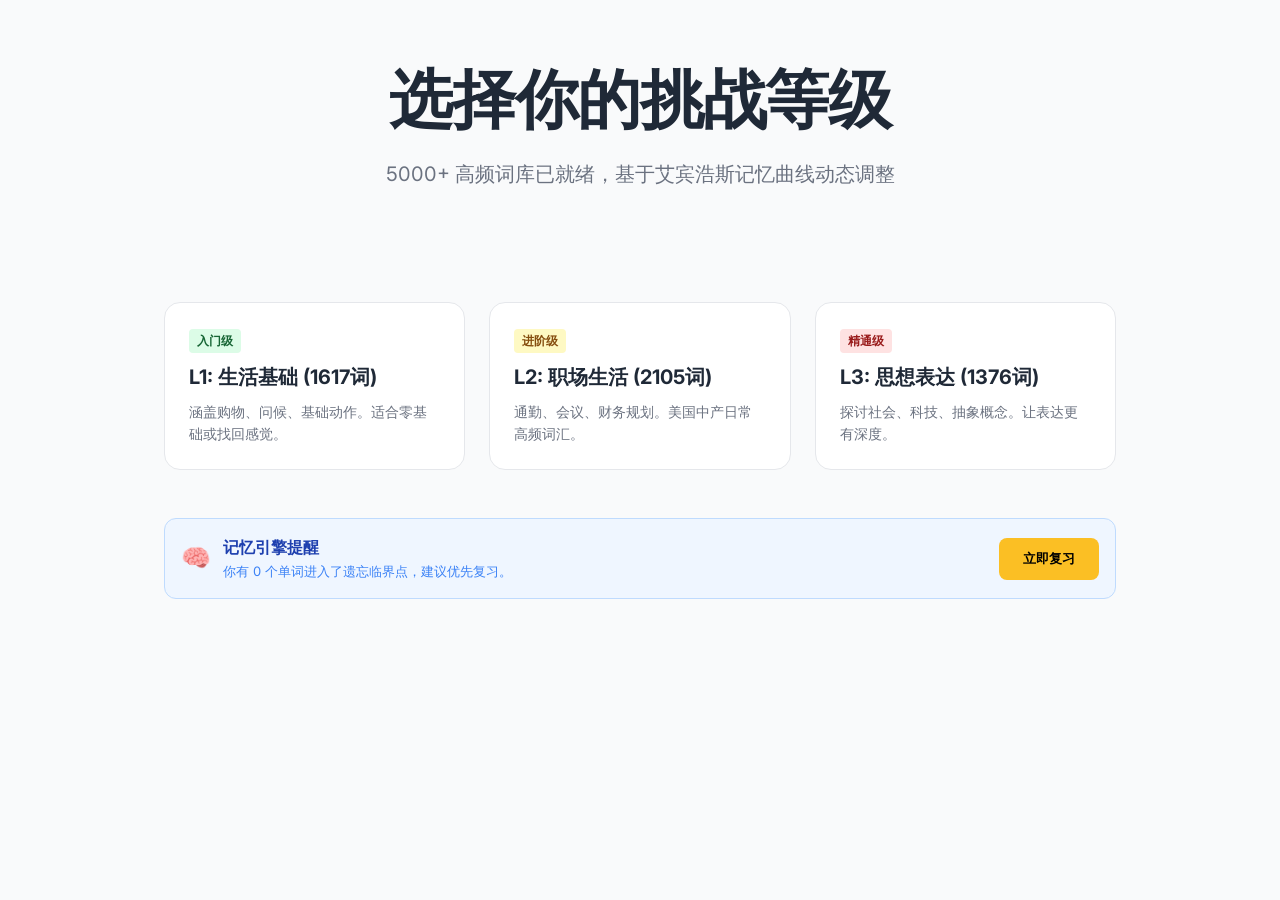
<file: index.html>
<!DOCTYPE html>
<html lang="zh-CN">
<head>
  <meta charset="UTF-8">
  <meta name="viewport" content="width=device-width, initial-scale=1.0">
  <title>英语学习工坊 - 记忆引擎版</title>
  <link rel="stylesheet" href="css/minimal.css">
  <link href="https://fonts.googleapis.com/css2?family=Inter:wght@400;600;800&display=swap" rel="stylesheet">
  <style>
    .level-card { background: white; border: 1px solid var(--border); padding: 24px; border-radius: 16px; cursor: pointer; transition: all 0.2s; text-align: left; }
    .level-card:hover { border-color: var(--primary); transform: translateY(-4px); box-shadow: 0 10px 20px rgba(0,0,0,0.05); }
    .level-badge { display: inline-block; padding: 2px 8px; border-radius: 4px; font-size: 12px; font-weight: 700; margin-bottom: 8px; }
    .level-Beginner { background: #dcfce7; color: #166534; }
    .level-Intermediate { background: #fef9c3; color: #854d0e; }
    .level-Advanced { background: #fee2e2; color: #991b1b; }
  </style>
</head>
<body>
  <div class="container">
    <header class="hero" style="padding: 64px 0;">
      <h1 class="hero-title">选择你的挑战等级</h1>
      <p class="hero-subtitle">5000+ 高频词库已就绪，基于艾宾浩斯记忆曲线动态调整</p>
    </header>

    <div class="grid" style="display: grid; grid-template-columns: repeat(auto-fit, minmax(280px, 1fr)); gap: 24px;">
      <div class="level-card" onclick="startLevel('Beginner')">
        <span class="level-badge level-Beginner">入门级</span>
        <h3 style="font-size: 20px;">L1: 生活基础 (<span id="count-Beginner">...</span>词)</h3>
        <p style="color: var(--text-muted); font-size: 14px; margin-top: 8px;">涵盖购物、问候、基础动作。适合零基础或找回感觉。</p>
      </div>
      <div class="level-card" onclick="startLevel('Intermediate')">
        <span class="level-badge level-Intermediate">进阶级</span>
        <h3 style="font-size: 20px;">L2: 职场生活 (<span id="count-Intermediate">...</span>词)</h3>
        <p style="color: var(--text-muted); font-size: 14px; margin-top: 8px;">通勤、会议、财务规划。美国中产日常高频词汇。</p>
      </div>
      <div class="level-card" onclick="startLevel('Advanced')">
        <span class="level-badge level-Advanced">精通级</span>
        <h3 style="font-size: 20px;">L3: 思想表达 (<span id="count-Advanced">...</span>词)</h3>
        <p style="color: var(--text-muted); font-size: 14px; margin-top: 8px;">探讨社会、科技、抽象概念。让表达更有深度。</p>
      </div>
    </div>

    <div id="review-alert" style="display:none; margin-top: 48px; background: #eff6ff; border: 1px solid #bfdbfe; padding: 16px; border-radius: 12px; display: flex; align-items: center; gap: 12px;">
      <div style="font-size: 24px;">🧠</div>
      <div>
        <div style="font-weight: 700; color: #1e40af;">记忆引擎提醒</div>
        <div style="font-size: 13px; color: #3b82f6;">你有 <span id="review-count">0</span> 个单词进入了遗忘临界点，建议优先复习。</div>
      </div>
      <button class="btn btn-primary" style="margin-left: auto;" onclick="startReview()">立即复习</button>
    </div>
  </div>

  <script src="js/wordData.js"></script>
  <script>
    // 动态统计各级别词数
    const counts = { Beginner: 0, Intermediate: 0, Advanced: 0 };
    WordRoots.forEach(w => { if (counts[w.level] !== undefined) counts[w.level]++; });
    document.getElementById('count-Beginner').textContent = counts.Beginner;
    document.getElementById('count-Intermediate').textContent = counts.Intermediate;
    document.getElementById('count-Advanced').textContent = counts.Advanced;

    function startLevel(lvl) {
      localStorage.setItem('selectedLevel', lvl);
      window.location.href = 'learn.html';
    }

    // 模拟检测遗忘曲线
    const memoryData = JSON.parse(localStorage.getItem('memoryData') || '{}');
    const now = Date.now();
    let needsReview = 0;
    Object.values(memoryData).forEach(item => {
      if (now > item.nextReview) needsReview++;
    });

    if (needsReview > 0) {
      document.getElementById('review-alert').style.display = 'flex';
      document.getElementById('review-count').textContent = needsReview;
    }

    function startReview() {
      localStorage.setItem('mode', 'review');
      window.location.href = 'learn.html';
    }
  </script>
</body>
</html>
</file>
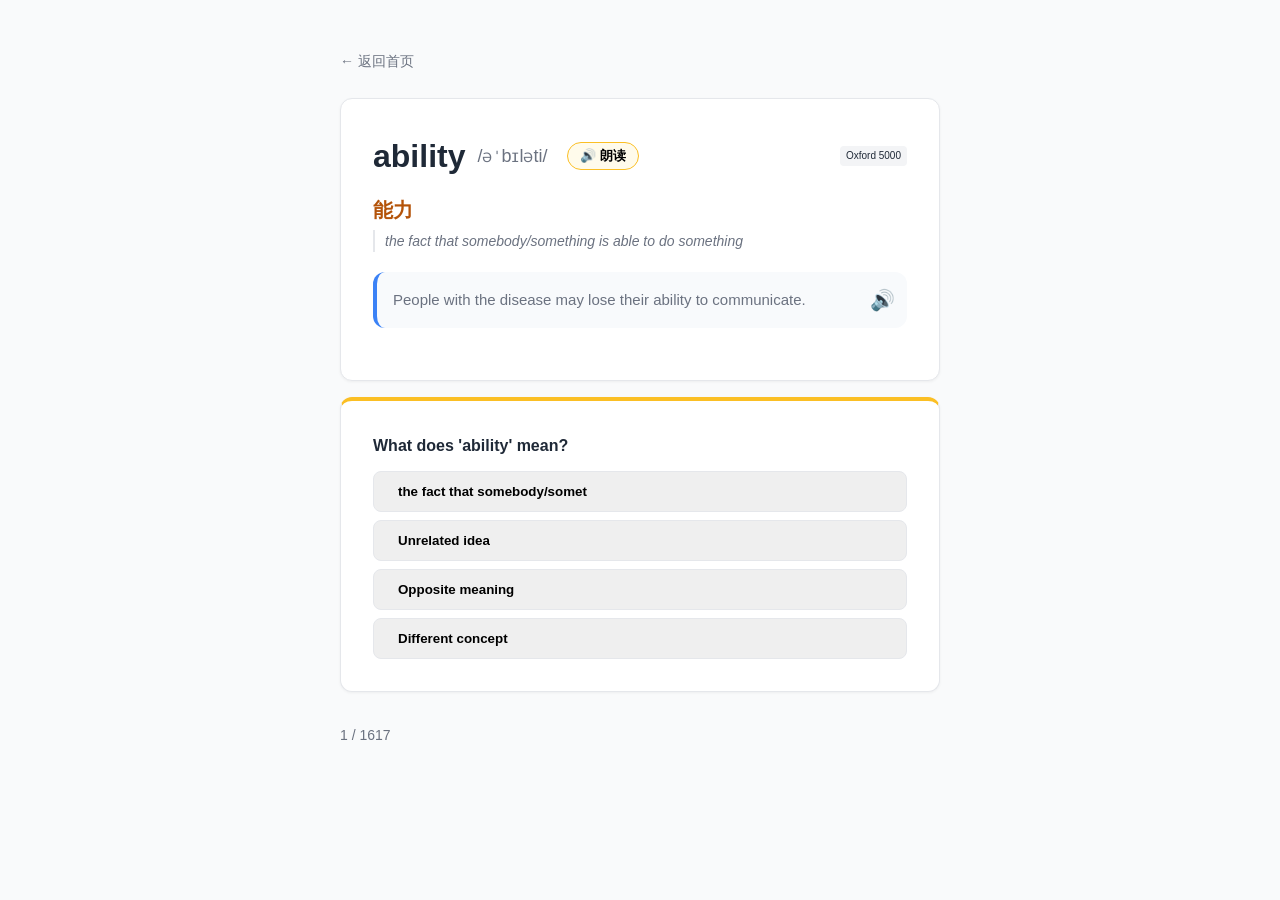
<file: learn.html>
<!DOCTYPE html>
<html lang="zh-CN">
<head>
  <meta charset="UTF-8">
  <meta name="viewport" content="width=device-width, initial-scale=1.0">
  <title>学习引擎 - 英语学习工坊</title>
  <link rel="stylesheet" href="css/minimal.css">
  <style>
    .learn-container { padding: 48px 0; max-width: 600px; margin: 0 auto; }
    .nav-buttons { display: flex; justify-content: space-between; margin-top: 32px; }
    .audio-btn { cursor: pointer; display: inline-flex; align-items: center; background: #fffbeb; border: 1px solid var(--primary); padding: 4px 12px; border-radius: 20px; font-size: 13px; font-weight: 600; margin-left: 12px; }
    .en-meaning { font-style: italic; color: var(--text-muted); font-size: 14px; margin-top: 4px; border-left: 2px solid var(--border); padding-left: 10px; }
  </style>
</head>
<body>
  <div class="container learn-container">
    <a href="index.html" style="text-decoration: none; color: var(--text-muted); font-size: 14px;">← 返回首页</a>
    
    <div id="content-card" class="card" style="margin-top: 24px;">
      <div style="display: flex; justify-content: space-between; align-items: center;">
        <div style="display: flex; align-items: center; flex-wrap: wrap; gap: 8px;">
           <h1 id="word-root" style="font-size: 32px;"></h1>
           <span id="word-phonetic" style="color: var(--text-muted); font-family: 'Inter', sans-serif; font-size: 18px; margin-left: 4px;"></span>
           <button id="speak-btn" class="audio-btn">🔊 朗读</button>
        </div>
        <span id="word-origin" class="stat-badge" style="background: #f3f4f6; font-size: 10px; padding: 2px 6px; border-radius: 4px;"></span>
      </div>
      <div style="margin-top: 12px;">
        <p id="word-meaning-zh" style="font-size: 20px; font-weight: 700; color: #b45309;"></p>
        <p id="word-meaning-en" class="en-meaning"></p>
      </div>
      <div style="position: relative; background: #f8fafc; padding: 16px; border-radius: 12px; margin: 20px 0; border-left: 4px solid #3b82f6;">
        <p id="word-description" style="color: var(--text-muted); font-size: 15px; line-height: 1.6; padding-right: 40px;"></p>
        <button id="speak-desc-btn" style="position: absolute; right: 12px; top: 50%; transform: translateY(-50%); background: none; border: none; cursor: pointer; font-size: 20px;">🔊</button>
      </div>
    </div>

    <div id="quiz-section" class="card" style="margin-top: 16px; border-top: 4px solid var(--primary);">
        <h4 id="quiz-q" style="margin-bottom: 12px;"></h4>
        <div id="quiz-options" style="display: grid; gap: 8px;"></div>
    </div>

    <div class="nav-buttons">
      <div id="progress-text" style="align-self: center; font-size: 14px; color: var(--text-muted);"></div>
      <button id="next-btn" class="btn btn-primary" style="display:none">继续下一个</button>
    </div>
  </div>

  <script src="js/wordData.js"></script>
  <script src="js/memory.js"></script>
  <script>
    const level = localStorage.getItem('selectedLevel') || 'Beginner';
    const mode = localStorage.getItem('mode') || 'learn';
    
    let pool = WordRoots.filter(w => w.level === level);
    if (mode === 'review') {
        const mem = getMemoryData();
        pool = WordRoots.filter(w => mem[w.id] && Date.now() > mem[w.id].nextReview);
    }

    let currentIndex = 0;

    function render() {
      const item = pool[currentIndex];
      if (!item) {
          alert("该级别暂无待学习词汇或复习词汇已清空！");
          window.location.href = 'index.html';
          return;
      }
      document.getElementById('word-root').textContent = item.root;
      document.getElementById('word-phonetic').textContent = item.phonetic || '';
      document.getElementById('word-meaning-zh').textContent = item.meaning;
      document.getElementById('word-meaning-en').textContent = item.meaning_en;
      document.getElementById('word-description').textContent = item.description;
      document.getElementById('word-origin').textContent = item.origin;
      document.getElementById('speak-btn').onclick = () => {
          const msg = new SpeechSynthesisUtterance(item.root);
          msg.lang = 'en-US';
          window.speechSynthesis.speak(msg);
      };

      document.getElementById('speak-desc-btn').onclick = () => {
          const msg = new SpeechSynthesisUtterance(item.description);
          msg.lang = 'en-US';
          msg.rate = 0.9;
          window.speechSynthesis.speak(msg);
      };

      // Quiz
      document.getElementById('quiz-q').textContent = item.quiz.question;
      const opts = document.getElementById('quiz-options');
      opts.innerHTML = '';
      item.quiz.options.forEach((o, i) => {
          const b = document.createElement('button');
          b.className = 'btn';
          b.style = 'border: 1px solid var(--border); text-align: left;';
          b.textContent = o;
          b.onclick = () => check(i);
          opts.appendChild(b);
      });
      document.getElementById('next-btn').style.display = 'none';
      document.getElementById('progress-text').textContent = `${currentIndex + 1} / ${pool.length}`;
    }

    function check(idx) {
        const item = pool[currentIndex];
        const success = (idx === item.quiz.correctAnswer);
        saveMemoryProgress(item.id, success);
        
        const opts = document.getElementById('quiz-options').children;
        for(let i=0; i<opts.length; i++) {
            opts[i].style.background = (i === item.quiz.correctAnswer) ? '#dcfce7' : (i === idx ? '#fee2e2' : '#fff');
            opts[i].disabled = true;
        }
        document.getElementById('next-btn').style.display = 'block';
    }

    document.getElementById('next-btn').onclick = () => {
        currentIndex++;
        if (currentIndex < pool.length) render();
        else {
            localStorage.setItem('mode', 'learn');
            alert("本组学习完成！记忆引擎已更新。");
            window.location.href = 'index.html';
        }
    }

    render();
  </script>
</body>
</html>
</file>
<file: css/minimal.css>
:root {
  --primary: #FBBF24;
  --primary-dark: #D97706;
  --bg: #F9FAFB;
  --text: #1F2937;
  --text-muted: #6B7280;
  --card-bg: #FFFFFF;
  --border: #E5E7EB;
}

* { box-sizing: border-box; margin: 0; padding: 0; }

body {
  font-family: 'Inter', -apple-system, sans-serif;
  background-color: var(--bg);
  color: var(--text);
  line-height: 1.6;
  -webkit-font-smoothing: antialiased;
}

.container {
  max-width: 1000px;
  margin: 0 auto;
  padding: 0 24px;
}

/* Hero Section */
.hero {
  padding: 96px 0;
  text-align: center;
}

.hero-title {
  font-size: 64px;
  font-weight: 800;
  line-height: 1.1;
  letter-spacing: -0.02em;
  margin-bottom: 24px;
}

.hero-title span { display: block; }
.hero-title span:nth-child(2) { color: var(--primary-dark); }

.hero-subtitle {
  font-size: 20px;
  color: var(--text-muted);
  max-width: 600px;
  margin: 0 auto 48px;
}

/* Cards */
.card {
  background: var(--card-bg);
  border: 1px solid var(--border);
  border-radius: 12px;
  padding: 32px;
  box-shadow: 0 1px 3px rgba(0,0,0,0.05);
  transition: transform 0.2s, box-shadow 0.2s;
}

.card:hover {
  transform: translateY(-2px);
  box-shadow: 0 10px 15px -3px rgba(0,0,0,0.1);
}

/* Buttons */
.btn {
  display: inline-flex;
  align-items: center;
  padding: 12px 24px;
  border-radius: 8px;
  font-weight: 600;
  cursor: pointer;
  transition: all 0.2s;
  text-decoration: none;
}

.btn-primary {
  background: var(--primary);
  color: #000;
  border: none;
}

.btn-primary:hover { background: var(--primary-dark); }

/* Animation / Demo Area */
.demo-area {
  height: 120px;
  display: flex;
  justify-content: center;
  align-items: center;
  margin-bottom: 48px;
  font-size: 24px;
  font-weight: 700;
}

.fade-in { animation: fadeIn 0.5s ease-out; }
@keyframes fadeIn { from { opacity: 0; transform: translateY(10px); } to { opacity: 1; transform: translateY(0); } }

/* Stats */
.stats {
  display: grid;
  grid-template-columns: repeat(3, 1fr);
  gap: 24px;
  margin: 64px 0;
}

.stat-item { text-align: center; }
.stat-value { font-size: 32px; font-weight: 800; color: var(--text); }
.stat-label { font-size: 14px; color: var(--text-muted); text-transform: uppercase; letter-spacing: 0.05em; }

/* Responsive */
@media (max-width: 640px) {
  .hero-title { font-size: 40px; }
  .stats { grid-template-columns: 1fr; }
}
</file>
